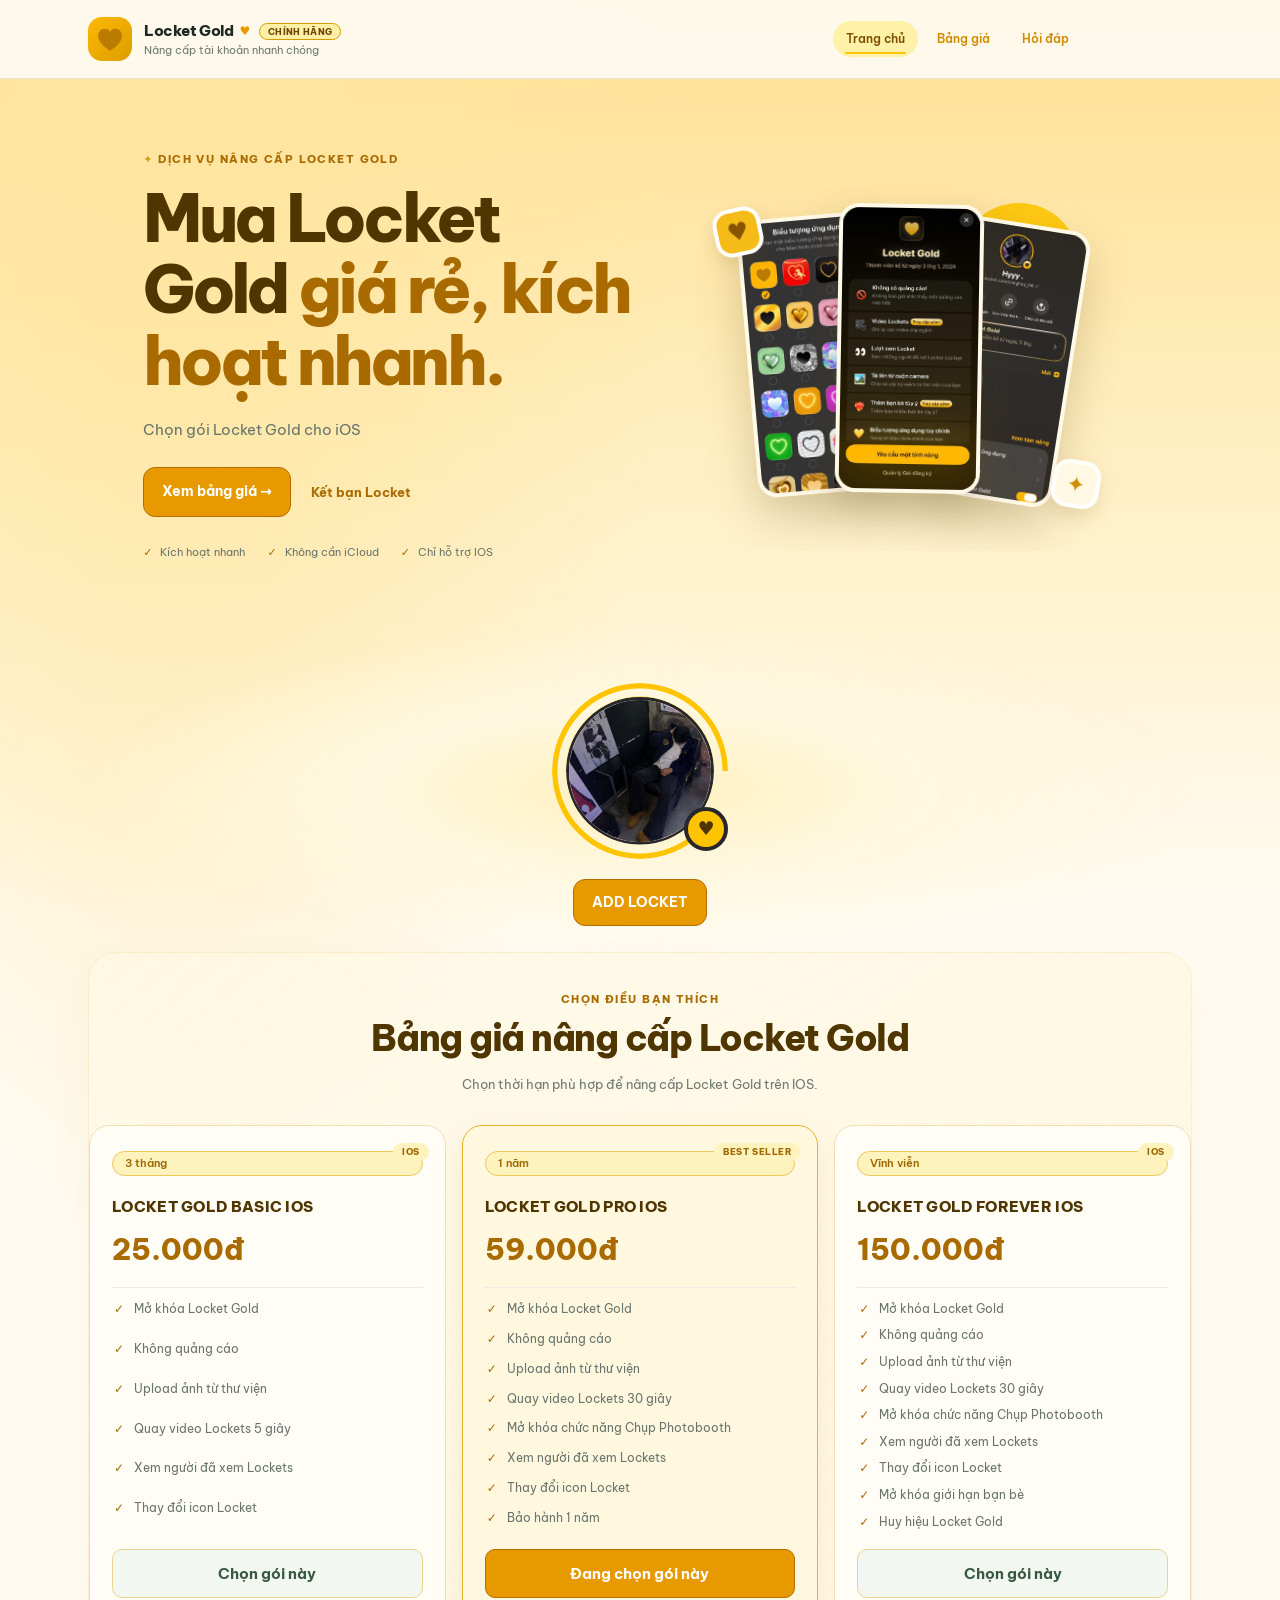
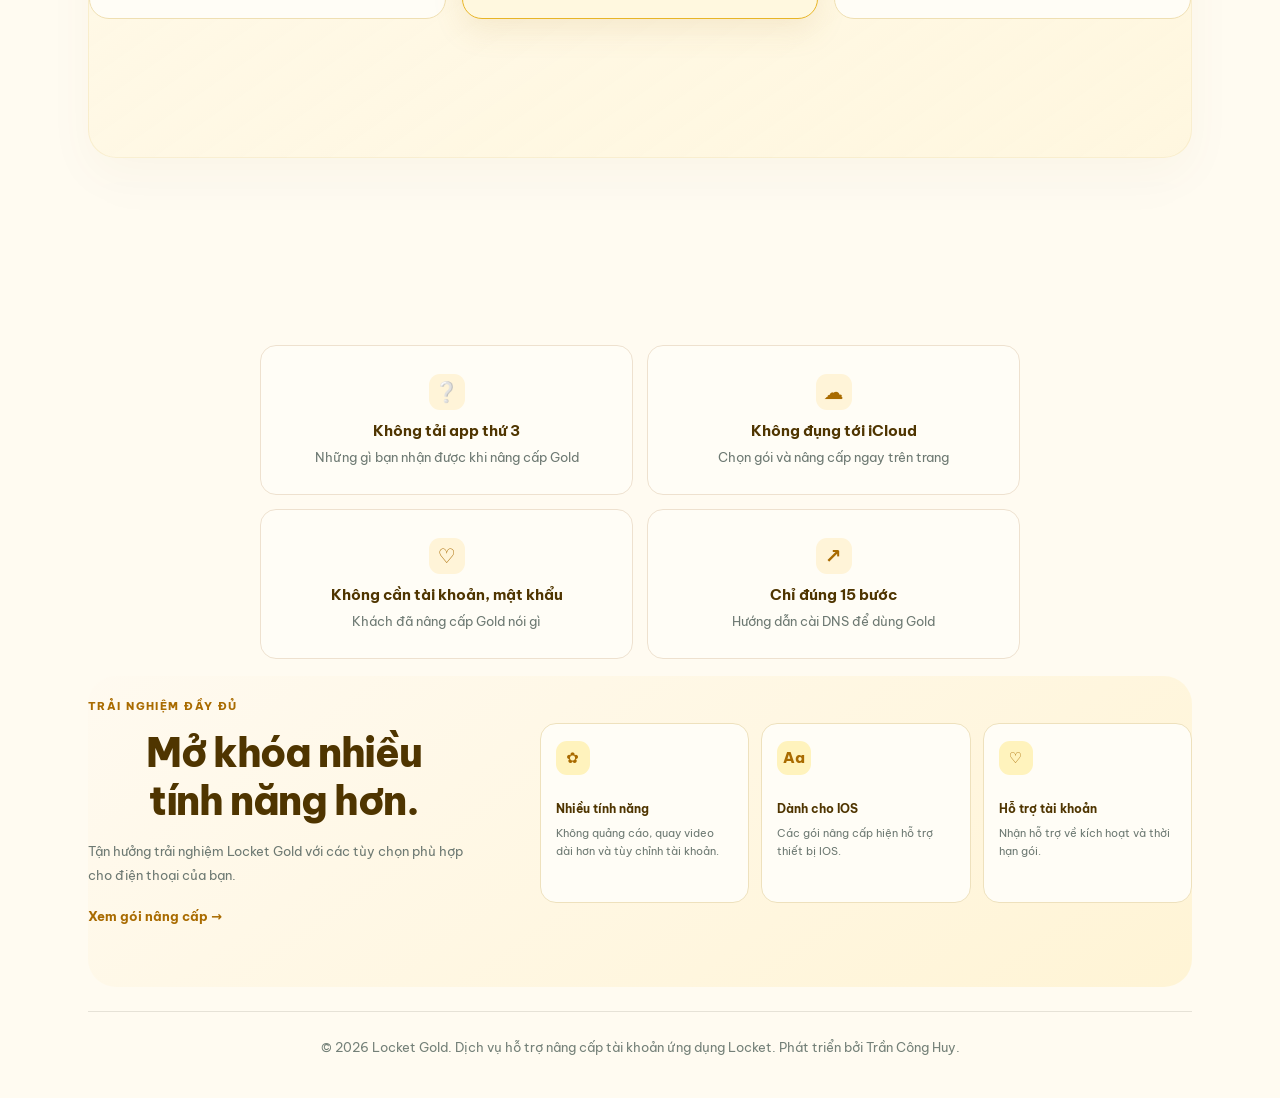
<file: docs/index.html>
<!doctype html>
<html lang="vi">

<head>
  <!-- Khai báo mã hóa, kích thước hiển thị trên điện thoại và tiêu đề trang. -->
  <meta charset="utf-8">
  <meta name="viewport" content="width=device-width, initial-scale=1, viewport-fit=cover">
  <title>Locket Gold - Nâng cấp tài khoản</title>
  <!-- Tải font Be Vietnam Pro và tệp giao diện CSS. -->
  <link rel="preconnect" href="https://fonts.googleapis.com">
  <link rel="preconnect" href="https://fonts.gstatic.com" crossorigin>
  <link href="https://fonts.googleapis.com/css2?family=Be+Vietnam+Pro:wght@400;600;800&family=Fredoka:wght@600;700&display=swap" rel="stylesheet">
  <link rel="stylesheet" href="style.css?v=20261126-39">
</head>

<body>
  <div class="intro-splash" aria-hidden="true">
    <h1 class="intro-splash__wordmark">
      <span class="intro-splash__line">
        <span>L</span><span>O</span><span>C</span><span>K</span><span>E</span><span>T</span>
      </span>
      <span class="intro-splash__line">
        <span>G</span><span>O</span><span>L</span><span>D</span>
      </span>
    </h1>
  </div>
  <!-- Thanh đầu trang gồm logo và các liên kết điều hướng. -->
  <div class="bar">
    <div class="wrap">
      <header>
        <a class="brand" href="#cua-hang"><img class="logo" src="Images/ảnh_locket.jpg" alt=""><span><b>Locket Gold <span class="brand-heart" aria-hidden="true">♥</span></b>
            <i class="pm">CHÍNH HÃNG</i><small>Nâng cấp tài khoản nhanh chóng</small></span></a>
        <nav aria-label="Điều hướng">
          <a href="#cua-hang" data-v="cua-hang">Trang chủ</a>
          <a href="#goi-gia" data-v="goi-gia">Bảng giá</a>
          <a href="#hoi-dap" data-v="hoi-dap">Hỏi đáp</a>
        </nav>
      </header>
    </div>
  </div>

  <div class="wrap">
    <main>
      <!-- Nội dung trang chủ: giới thiệu, gói nâng cấp và các quyền lợi. -->
      <div class="view on" id="v-cua-hang">
        <!-- Phần giới thiệu chính và các ảnh minh họa. -->
        <section class="hero">
          <div class="hero-copy">
            <p class="eyebrow"><span>✦</span> Dịch vụ nâng cấp Locket Gold</p>
            <h1>Mua Locket Gold <em>giá rẻ, kích hoạt nhanh.</em></h1>
            <p class="hero-lede">Chọn gói Locket Gold cho iOS</p>
            <div class="hero-actions">
              <a class="btn gold" href="#goi-gia">Xem bảng giá <span aria-hidden="true">→</span></a>
              <a class="text-link" href="#add-locket">Kết bạn Locket</a>
            </div>
            <div class="hero-points">
              <span><b>✓</b> Kích hoạt nhanh</span>
              <span><b>✓</b> Không cần iCloud</span>
              <span><b>✓</b> Chỉ hỗ trợ IOS</span>
            </div>
          </div>
          <div class="hero-art" aria-hidden="true">
            <div class="sun"></div>
            <img class="art-image art-image-back" src="Images/ảnh1.jpg" alt="">
            <img class="art-image art-image-front" src="Images/ảnh2.jpg" alt="">
            <img class="art-image art-image-center" src="Images/ảnh3.jpg" alt="">
          </div>
        </section>

        <!-- Khu vực nút kết bạn và ảnh đại diện Locket. -->
        <section class="top" id="add-locket">
          <div class="add-locket-avatar-wrap">
            <img class="add-locket-avatar" src="assets/locket-avatar.png" alt="Ảnh đại diện Locket">
            <span class="add-locket-heart" aria-hidden="true">♥</span>
          </div>
          <a class="btn gold add-locket-link" href="https://locket.cam/conghuy_06" target="_blank"
            rel="noopener noreferrer">ADD LOCKET</a>
        </section>

        <!-- Danh sách gói; JavaScript sẽ chèn các lựa chọn vào #packs. -->
        <section id="goi-gia" class="catalog">
          <div class="section-head">
            <p class="eyebrow">Chọn điều bạn thích</p>
            <h2>Bảng giá nâng cấp Locket Gold</h2>
            <p>Chọn thời hạn phù hợp để nâng cấp Locket Gold trên IOS.</p>
          </div>
          <div class="packs" role="radiogroup" aria-label="Gói Locket Gold" id="packs"></div>
          <button class="cta" id="cta" disabled>Tiếp tục thanh toán</button>
        </section>

        <!-- gia thanh toán minh họa, mặc định được ẩn. -->
        <section class="panel" id="payBox" hidden>
          <div class="ph">
            <h2><span class="n">3</span>Thanh toán</h2>
          </div>
          <div class="order">
            <div>
              <label for="contact">Zalo hoặc email nhận thông tin kích hoạt</label>
              <input type="text" id="contact" placeholder="0768 057 164" autocomplete="off">
              <div class="sum"><span>Gói đã chọn</span><b id="sPack"></b></div>
              <div class="sum"><span>Thành tiền</span><b id="sPrice"></b></div>
              <div class="err" id="err" role="alert"></div>
              <button class="btn gold" id="mk" style="width:100%">Tạo mã VietQR</button>
            </div>
            <div>
              <div id="payBody" hidden>
                <svg class="qr" id="qr" viewBox="0 0 29 29" role="img" aria-label="Mã QR minh họa"></svg>
                <div class="sum"><span>Nội dung chuyển khoản</span><b id="memo"></b></div>
                <div class="sum"><span>Số tiền</span><b id="amt"></b></div>
                <button class="btn gold" id="paid" style="width:100%;margin-top:12px">Mô phỏng xác nhận</button>
                <div class="note">Mã QR và thao tác xác nhận chỉ để xem thử giao diện. Không chuyển tiền thật qua bản
                  mẫu này.</div>
              </div>
              <div id="done" class="note" hidden></div>
              <p class="mute sm" id="payHint">Nhập thông tin rồi bấm “Tạo mã VietQR”.</p>
            </div>
          </div>
        </section>

        <!-- Các thẻ giới thiệu quyền lợi nổi bật. -->
        <section class="process feature-row experience-row">
          <div class="feature-intro">
            <p class="eyebrow">Quyền lợi nổi bật</p>
            <h2>Trải nghiệm Locket Gold trọn vẹn hơn</h2>
            <p>Những tiện ích giúp bạn sử dụng Locket thuận tiện và an tâm hơn.</p>
          </div>
          <div class="feature-cards experience-cards">
            <article class="feature-card">
              <span class="feature-icon" aria-hidden="true">❔</span>
              <b>Không tải app thứ 3</b>
              <p>Những gì bạn nhận được khi nâng cấp Gold</p>
            </article>
            <article class="feature-card">
              <span class="feature-icon" aria-hidden="true">☁</span>
              <b>Không đụng tới iCloud</b>
              <p>Chọn gói và nâng cấp ngay trên trang</p>
            </article>
            <article class="feature-card">
              <span class="feature-icon" aria-hidden="true">♡</span>
              <b>Không cần tài khoản, mật khẩu</b>
              <p>Khách đã nâng cấp Gold nói gì</p>
            </article>
            <article class="feature-card">
              <span class="feature-icon" aria-hidden="true">↗</span>
              <b>Chỉ đúng 15 bước</b>
              <p>Hướng dẫn cài DNS để dùng Gold</p>
            </article>
          </div>
        </section>

        <!-- Các thẻ giới thiệu thêm về tính năng và hỗ trợ. -->
        <section class="feature-row">
          <div class="feature-intro">
            <p class="eyebrow">Trải nghiệm đầy đủ</p>
            <h2>Mở khóa nhiều tính năng hơn.</h2>
            <p>Tận hưởng trải nghiệm Locket Gold với các tùy chọn phù hợp cho điện thoại của bạn.</p>
            <a class="text-link" href="#goi-gia">Xem gói nâng cấp <span aria-hidden="true">→</span></a>
          </div>
          <div class="feature-cards">
            <article class="feature-card"><span class="feature-icon">✿</span><b>Nhiều tính năng</b>
              <p>Không quảng cáo, quay video dài hơn và tùy chỉnh tài khoản.</p>
            </article>
            <article class="feature-card"><span class="feature-icon">Aa</span><b>Dành cho IOS</b>
              <p>Các gói nâng cấp hiện hỗ trợ thiết bị IOS.</p>
            </article>
            <article class="feature-card"><span class="feature-icon">♡</span><b>Hỗ trợ tài khoản</b>
              <p>Nhận hỗ trợ về kích hoạt và thời hạn gói.</p>
            </article>
          </div>
        </section>
      </div>

      <!-- Trang hỏi đáp; JavaScript sẽ hiện trang này khi chọn Hỏi đáp. -->
      <div class="view" id="v-hoi-dap">
        <section class="top">
          <p class="eyebrow">Bạn muốn biết thêm?</p>
          <h1>Hỏi đáp</h1>
        </section>
        <details>
          <summary>Có cần mật khẩu Locket không?</summary>
          <p>Không. Cửa hàng chỉ cần link trang cá nhân để ghi tên đơn hàng, không bao giờ hỏi mật khẩu.</p>
        </details>
        <details>
          <summary>Có cần cung cấp mật khẩu Locket không?</summary>
          <p>Không. Chỉ cần link công khai hoặc username để xác định tài khoản nhận gói nâng cấp.</p>
        </details>
        <details>
          <summary>Trang này có xử lý thanh toán thật không?</summary>
          <p>Không. Đây là bản mẫu giao diện; QR và nút xác nhận chỉ minh họa, không chuyển tiền thật.</p>
        </details>
        <details>
          <summary>Gói nâng cấp có thời hạn bao lâu?</summary>
          <p>Locket Gold Basic IOS có thời hạn 3 tháng, Locket Gold Pro IOS có thời hạn 1 năm và Locket Gold Forever IOS
            có thời hạn vĩnh viễn.</p>
        </details>
        <details>
          <summary>Có hỗ trợ Android không?</summary>
          <p>Hiện tại dịch vụ chỉ hỗ trợ IOS.</p>
        </details>
      </div>

    </main>

    <!-- Chân trang hiển thị thông tin bản quyền và người phát triển. -->
    <footer>© 2026 Locket Gold. Dịch vụ hỗ trợ nâng cấp tài khoản ứng dụng Locket. Phát triển bởi Trần Công Huy.
    </footer>
  </div>
  <!-- Nạp JavaScript xử lý chọn gói, điều hướng và các thao tác trên trang. -->
  <script src="script.js?v=20261126-23"></script>
</body>

</html>
</file>
<file: docs/style.css>
@charset "UTF-8";

:root {
    --bg: #0a0d14;
    --card: #10151f;
    --card2: #141b28;
    --line: #232b3b;
    --ink: #eef1f7;
    --mute: #8d97ab;
    --gold: #f7b500;
    --gold2: #ffd34d;
    --teal: #2fd29a;
    --red: #ff6b81;
    color-scheme: dark;
    box-sizing: border-box;
    padding-top: env(safe-area-inset-top, 0px);
    padding-bottom: env(safe-area-inset-bottom, 0px)
}

html {
    scroll-padding-top: env(safe-area-inset-top, 0px);
    scrollbar-width: none;
    -ms-overflow-style: none
}

html::-webkit-scrollbar {
    display: none
}

*,
*::before,
*::after {
    box-sizing: border-box
}

body {
    margin: 0;
    background: var(--bg);
    color: var(--ink);
    font-family: "Be Vietnam Pro", system-ui, sans-serif;
    line-height: 1.55;
    font-size: 15px
}

a {
    color: inherit
}

:focus-visible {
    outline: 3px solid var(--gold);
    outline-offset: 2px
}

.wrap {
    max-width: 640px;
    margin: 0 auto;
    padding: 0 18px
}

.bar {
    border-bottom: 1px solid var(--line)
}

header {
    display: flex;
    align-items: center;
    justify-content: space-between;
    gap: 12px;
    padding: 12px 0;
    flex-wrap: wrap;
    position: relative
}

.brand {
    display: flex;
    align-items: center;
    gap: 10px;
    text-decoration: none
}

.logo {
    width: 36px;
    height: 36px;
    border-radius: 10px;
    background: linear-gradient(135deg, var(--gold2), #f08a00);
    color: #3a2600;
    display: grid;
    place-items: center;
    font-size: 20px;
    object-fit: cover
}

.brand b {
    font-weight: 800
}

.brand small {
    display: block;
    color: var(--mute);
    font-size: 11px
}

.pm {
    font-style: normal;
    font-size: 9px;
    font-weight: 800;
    color: var(--gold);
    border: 1px solid var(--gold);
    border-radius: 999px;
    padding: 1px 7px;
    margin-left: 4px;
    vertical-align: 2px
}

nav {
    display: flex;
    gap: 4px;
    align-items: center;
    flex-wrap: wrap
}

.account-link {
    position: absolute;
    top: 50%;
    right: 0;
    transform: translateY(-50%);
    z-index: 2;
    padding: 9px 13px;
    border: 1px solid #dbe4dc;
    border-radius: 999px;
    background: #fff;
    color: #365843;
    font-size: 12px;
    font-weight: 700;
    text-decoration: none
}

.account-link:hover,
.account-link.on {
    border-color: #668a6f;
    background: #e8eee8;
    color: #234635
}

@media(max-width:640px) {
    header {
        padding: 10px 0 6px
    }

    .account-link {
        top: 20px;
        right: 0;
        padding: 8px 10px
    }

    nav {
        width: 100%;
        flex-wrap: nowrap;
        overflow-x: auto;
        scrollbar-width: none;
        margin: 0 -4px;
        padding-bottom: 6px
    }

    nav::-webkit-scrollbar {
        display: none
    }

    nav a {
        white-space: nowrap;
        padding: 8px 12px
    }

    .panel {
        padding: 16px
    }

    .pack {
        padding: 22px 16px 16px
    }
}

nav a {
    padding: 6px 10px;
    text-decoration: none;
    color: var(--mute);
    font-weight: 600;
    font-size: 13px;
    border-radius: 999px;
    position: relative;
    transition: color .22s ease, background-color .22s ease, transform .22s ease
}

nav a:hover,
nav a.on {
    color: var(--ink);
    background: #e8eee8
}

nav a::after {
    content: "";
    position: absolute;
    left: 12px;
    right: 12px;
    bottom: 3px;
    height: 2px;
    border-radius: 999px;
    background: #63846d;
    transform: scaleX(0);
    transform-origin: center;
    transition: transform .24s ease
}

nav a:hover::after,
nav a.on::after {
    transform: scaleX(1)
}

nav a:active {
    transform: scale(.96)
}

nav a.sup {
    border: 1px solid #7a5d00;
    color: var(--gold);
    background: #2a2208
}

.top {
    text-align: center;
    padding: 28px 0 20px
}

h1 {
    margin: 0 0 10px;
    font-size: clamp(34px, 9vw, 46px);
    font-weight: 800;
    letter-spacing: .01em;
    line-height: 1.05
}

.sub {
    margin: 0 auto;
    max-width: 34ch;
    color: var(--mute);
    text-transform: uppercase;
    letter-spacing: .06em;
    font-size: 12.5px;
    font-weight: 600
}

h2 {
    margin: 0;
    font-size: 15px;
    font-weight: 700;
    display: flex;
    align-items: center;
    gap: 8px
}

.n {
    width: 20px;
    height: 20px;
    border-radius: 50%;
    background: var(--gold);
    color: #3a2600;
    font-size: 12px;
    font-weight: 800;
    display: inline-grid;
    place-items: center
}

.step {
    margin: 26px 0 12px
}

.panel {
    background: var(--card);
    border: 1px solid var(--line);
    border-radius: 18px;
    padding: 18px;
    margin-bottom: 6px
}

.ph {
    display: flex;
    justify-content: space-between;
    align-items: center;
    gap: 10px;
    margin-bottom: 12px;
    flex-wrap: wrap
}

.sm {
    font-size: 12px
}

.mute {
    color: var(--mute)
}

input[type=text],
input[type=url] {
    width: 100%;
    min-height: 46px;
    padding: 12px 14px;
    border-radius: 12px;
    border: 1px solid var(--line);
    background: #0c111a;
    color: var(--ink);
    font: inherit;
    font-size: 16px
}

label {
    display: block;
    font-weight: 600;
    font-size: 13px;
    margin: 0 0 6px
}

.linkrow {
    display: flex;
    gap: 10px
}

@media(max-width:480px) {
    .linkrow {
        flex-direction: column
    }
}

.btn {
    min-height: 46px;
    border: 1px solid var(--line);
    border-radius: 12px;
    padding: 12px 18px;
    font: inherit;
    font-weight: 700;
    font-size: 14px;
    cursor: pointer;
    background: var(--card2);
    color: var(--ink);
    white-space: nowrap
}

.btn.gold {
    background: linear-gradient(180deg, #a37a00, #7d5d00);
    border-color: #a37a00;
    color: #fff3c9
}

.btn.gold:hover {
    background: linear-gradient(180deg, var(--gold2), var(--gold));
    color: #3a2600
}

.msg {
    min-height: 1.4em;
    margin-top: 8px;
    font-size: 13px
}

.msg.ok {
    color: var(--teal)
}

.msg.bad {
    color: var(--red)
}

.packs {
    display: grid;
    gap: 14px
}

.pack {
    position: relative;
    display: flex;
    flex-direction: column;
    text-align: center;
    background: var(--card);
    border: 1px solid var(--line);
    border-radius: 18px;
    padding: 22px 18px 18px;
    color: var(--ink);
    font: inherit
}

.pack[aria-checked="true"] {
    border-color: var(--gold);
    box-shadow: 0 0 26px #f7b50030
}

.badge {
    position: absolute;
    top: -10px;
    right: 14px;
    background: var(--gold);
    color: #3a2600;
    font-size: 10px;
    font-weight: 800;
    border-radius: 6px;
    padding: 2px 9px
}

.chip {
    display: inline-block;
    background: var(--card2);
    border: 1px solid var(--line);
    border-radius: 999px;
    font-size: 11px;
    font-weight: 600;
    padding: 3px 12px;
    color: var(--mute)
}

.pack h3 {
    margin: 12px 0 4px;
    font-size: 16px;
    font-weight: 800;
    text-transform: uppercase;
    letter-spacing: .02em
}

.price {
    font-size: 28px;
    font-weight: 800;
    color: var(--gold2);
    margin: 4px 0 12px
}

.pack ul {
    flex: 1;
    list-style: none;
    margin: 0 0 16px;
    padding: 12px 0 0;
    border-top: 1px solid var(--line);
    text-align: left;
    display: grid;
    gap: 7px;
    font-size: 13.5px;
    color: #cfd5e2
}

.pack li {
    padding-left: 22px;
    position: relative
}

.pack li::before {
    content: "✓";
    position: absolute;
    left: 2px;
    color: var(--teal);
    font-weight: 800
}

.pbtn {
    width: 100%;
    min-height: 46px;
    border-radius: 12px;
    padding: 12px;
    font: inherit;
    font-weight: 700;
    cursor: pointer;
    border: 1px solid var(--line);
    background: var(--card2);
    color: var(--ink)
}

.pack[aria-checked="true"] .pbtn {
    background: linear-gradient(180deg, var(--gold2), var(--gold));
    color: #3a2600;
    border-color: var(--gold)
}

.cta {
    width: 100%;
    min-height: 52px;
    margin: 16px 0 22px;
    padding: 16px;
    border-radius: 14px;
    border: 0;
    font: inherit;
    font-weight: 800;
    font-size: 15px;
    cursor: pointer;
    background: linear-gradient(180deg, var(--gold2), var(--gold));
    color: #3a2600;
    transition: opacity .28s ease, transform .28s ease
}

.cta.is-fading {
    opacity: 0;
    transform: translateY(8px);
    pointer-events: none
}

.cta:disabled {
    background: #4a3c10;
    color: #a58d3f;
    cursor: not-allowed
}

.order {
    display: grid;
    gap: 18px
}

.sum {
    display: flex;
    justify-content: space-between;
    padding: 9px 0;
    border-bottom: 1px dashed var(--line);
    font-size: 14px
}

.err {
    color: var(--red);
    font-size: 13px;
    min-height: 1.3em;
    margin: 6px 0
}

.qr {
    display: block;
    margin: 6px auto 10px;
    width: 190px;
    height: 190px;
    background: #fff;
    border-radius: 12px;
    padding: 8px
}

.note {
    background: var(--card2);
    border: 1px solid var(--line);
    border-radius: 12px;
    padding: 10px 14px;
    font-size: 13px;
    margin-top: 12px;
    color: #cfd5e2
}

.feats {
    display: grid;
    gap: 12px;
    margin: 8px 0 10px
}

.feat {
    background: var(--card);
    border: 1px solid var(--line);
    border-radius: 16px;
    padding: 16px
}

.feat p {
    margin: 4px 0 0;
    color: var(--mute);
    font-size: 13px
}

.ic {
    display: inline-grid;
    place-items: center;
    width: 32px;
    height: 32px;
    border-radius: 9px;
    background: var(--card2);
    margin-bottom: 8px
}

.prev {
    display: grid;
    gap: 22px
}

.chips {
    display: flex;
    flex-wrap: wrap;
    gap: 8px;
    margin: 0 0 14px
}

.chips button {
    border: 1px solid var(--line);
    background: var(--card);
    color: var(--ink);
    padding: 8px 14px;
    border-radius: 999px;
    font: inherit;
    font-weight: 600;
    font-size: 13px;
    cursor: pointer
}

.chips button[aria-pressed="true"] {
    background: var(--gold);
    color: #3a2600;
    border-color: var(--gold)
}

.phone {
    background: var(--card);
    border: 1px solid var(--line);
    border-radius: 30px;
    padding: 16px 16px 20px;
    text-align: center
}

.phone small {
    color: var(--mute);
    font-weight: 600
}

.shot {
    position: relative;
    width: 100%;
    aspect-ratio: 1;
    margin: 12px 0;
    overflow: hidden;
    background: linear-gradient(160deg, #ffb7a0, #ff6f91 55%, #7b5cf0);
    transition: all .25s
}

.shot::before {
    content: "";
    position: absolute;
    width: 34%;
    aspect-ratio: 1;
    border-radius: 50%;
    background: #fff8;
    top: 18%;
    left: 50%;
    transform: translateX(-50%)
}

.shot::after {
    content: "";
    position: absolute;
    width: 70%;
    height: 50%;
    border-radius: 50% 50% 0 0;
    background: #fff6;
    bottom: -8%;
    left: 15%
}

.cap {
    min-height: 1.6em;
    font-weight: 600;
    word-break: break-word
}

.f-hoa {
    border-radius: 28px;
    border: 8px dotted #ff9ec0
}

.f-phim {
    border-radius: 6px;
    border: 14px solid #111;
    border-left-width: 22px;
    border-right-width: 22px
}

.f-polaroid {
    border-radius: 4px;
    border: 10px solid #fff;
    border-bottom-width: 44px
}

.f-tron {
    border-radius: 50%;
    border: 8px solid #ffd35e
}

.f-vuong {
    border-radius: 0;
    border: 10px double #f7b500
}

.steps {
    list-style: none;
    padding: 0;
    margin: 0;
    display: grid;
    gap: 12px;
    counter-reset: s
}

.steps li {
    counter-increment: s;
    background: var(--card);
    border: 1px solid var(--line);
    border-radius: 16px;
    padding: 16px 16px 16px 58px;
    position: relative
}

.steps li::before {
    content: counter(s);
    position: absolute;
    left: 16px;
    top: 14px;
    width: 28px;
    height: 28px;
    border-radius: 50%;
    background: var(--gold);
    color: #3a2600;
    font-weight: 800;
    display: grid;
    place-items: center
}

details {
    background: var(--card);
    border: 1px solid var(--line);
    border-radius: 14px;
    padding: 14px 16px;
    margin-bottom: 10px
}

summary {
    cursor: pointer;
    font-weight: 600
}

details p {
    margin: 10px 0 0;
    color: var(--mute)
}

footer {
    padding: 26px 0 40px;
    color: var(--mute);
    font-size: 12.5px;
    text-align: center
}

.view {
    display: none
}

.view.on {
    display: block;
    animation: viewEnter .38s cubic-bezier(.22, .72, .28, 1) both
}

@keyframes viewEnter {
    from {
        opacity: 0;
        transform: translateY(12px)
    }

    to {
        opacity: 1;
        transform: translateY(0)
    }
}

@media(prefers-reduced-motion:reduce) {

    nav a,
    nav a::after,
    .view.on {
        transition: none;
        animation: none
    }
}

@media(min-width:700px) {

    .order,
    .prev {
        grid-template-columns: 1fr 1fr;
        gap: 28px
    }

}

@media(min-width:820px) {
    .wrap {
        max-width: 1000px;
        padding: 0 28px
    }

    .top {
        padding: 56px 0 34px
    }

    .sub {
        max-width: none
    }

    .panel {
        max-width: 760px;
        margin: 0 auto 6px
    }

    .step {
        justify-content: center;
        margin: 40px 0 18px
    }

    .packs {
        grid-template-columns: repeat(2, minmax(0, 1fr));
        gap: 18px;
        align-items: stretch
    }

    .feats {
        grid-template-columns: repeat(3, 1fr);
        gap: 18px
    }

    .cta {
        position: static;
        box-shadow: none;
        display: block;
        width: min(100%, 520px);
        margin: 28px auto 34px
    }

    .prev {
        max-width: 760px;
        margin: 0 auto
    }

    .steps,
    details {
        max-width: 760px;
        margin-left: auto;
        margin-right: auto
    }

    details {
        margin-bottom: 10px
    }

    .pack:hover {
        border-color: #5a4a10
    }
}

@media(prefers-reduced-motion:reduce) {
    * {
        transition: none !important
    }
}

:root {
    --bg: #fffbf1;
    --card: #fff;
    --card2: #f2efe5;
    --line: #e6e2d7;
    --ink: #1d2924;
    --mute: #6d7972;
    --gold: #e5a817;
    --gold2: #f4cd67;
    --teal: #237453;
    --red: #b64049;
    color-scheme: light
}

html {
    scroll-behavior: smooth;
    scroll-padding-top: 79px
}

body {
    background: linear-gradient(180deg, #ffe091 0, #fff0c6 28rem, #fffbf1 52rem), var(--bg);
    color: var(--ink);
    font-family: "Be Vietnam Pro", system-ui, sans-serif
}

.wrap {
    max-width: 1160px;
    padding: 0 28px
}

.bar {
    position: sticky;
    top: 0;
    z-index: 20;
    background: #fffbf1ed;
    border-color: var(--line);
    backdrop-filter: blur(16px)
}

header {
    min-height: 78px;
    padding: 12px 0
}

.brand {
    gap: 12px
}

.logo {
    width: 44px;
    height: 44px;
    border-radius: 14px;
    background: #1f4638;
    color: #f8df99;
    font-size: 23px
}

.brand b {
    font-size: 15px;
    letter-spacing: -.02em
}

.brand-heart {
    display: inline-block;
    margin-left: 3px;
    color: #e79a00;
    font-size: 12px;
    vertical-align: 1px
}

.brand small {
    font-size: 11px;
    color: var(--mute)
}

.pm {
    font-size: 8px;
    color: #527361;
    border-color: #c8d6ca;
    background: #e8efe7;
    vertical-align: 2px
}

nav {
    gap: 6px
}

nav a {
    padding: 9px 13px;
    color: #59675f;
    font-size: 12px
}

nav a:hover,
nav a.on {
    background: #e8eee8;
    color: #234635
}

main {
    min-height: 60vh
}

.hero {
    display: grid;
    grid-template-columns: 1.04fr .96fr;
    align-items: center;
    gap: 46px;
    padding: 72px 5% 66px
}

.hero-copy {
    max-width: 570px
}

.eyebrow {
    margin: 0 0 14px;
    color: #47715b;
    font-size: 11px;
    font-weight: 800;
    letter-spacing: .13em;
    text-transform: uppercase
}

.hero .eyebrow span {
    color: #d39a1a
}

.hero h1,
.top h1 {
    max-width: 680px;
    margin: 0;
    color: #1b3026;
    font-size: clamp(39px, 5.6vw, 66px);
    font-weight: 800;
    letter-spacing: -.055em;
    line-height: 1.08
}

.hero h1 em {
    color: #63846d;
    font-style: normal
}

.hero-lede {
    max-width: 470px;
    margin: 20px 0 24px;
    color: #66746b;
    font-size: 15px;
    line-height: 1.8
}

.hero-actions {
    display: flex;
    align-items: center;
    gap: 20px;
    flex-wrap: wrap
}

.btn {
    border-radius: 12px
}

.hero-actions .btn {
    min-height: 48px;
    padding: 13px 18px;
    text-decoration: none
}

.btn.gold {
    background: #244a39;
    border-color: #244a39;
    color: #fff
}

.btn.gold:hover {
    background: #183c2d;
    border-color: #183c2d;
    color: #fff
}

.text-link {
    color: #355f49;
    font-size: 13px;
    font-weight: 700;
    text-decoration: none
}

.text-link:hover {
    text-decoration: underline;
    text-underline-offset: 4px
}

.hero-points {
    display: flex;
    gap: 14px 22px;
    flex-wrap: wrap;
    margin-top: 27px;
    color: #69756d;
    font-size: 11px
}

.hero-points b {
    margin-right: 5px;
    color: #548262
}

.hero-art {
    position: relative;
    display: grid;
    place-items: center;
    min-height: 390px;
    overflow: hidden;
    border: 1px solid #e8dfc9;
    border-radius: 34px;
    background: linear-gradient(145deg, #f3e7c7, #eee8db 55%, #e0e9df);
    isolation: isolate
}

.sun {
    position: absolute;
    top: 42px;
    right: 58px;
    width: 120px;
    height: 120px;
    border-radius: 50%;
    background: #f6cb70
}

.art-card {
    position: absolute;
    width: 220px;
    height: 270px;
    padding: 14px;
    background: #fff;
    box-shadow: 0 20px 44px #33463720
}

.art-card-back {
    transform: translate(62px, 5px) rotate(9deg);
    background: #dce7dc
}

.art-card-back span {
    position: absolute;
    right: 13px;
    bottom: 14px;
    color: #55725c;
    font-size: 10px;
    font-style: italic
}

.art-card-front {
    z-index: 2;
    transform: translate(-23px, -2px) rotate(-5deg);
    text-align: center
}

.art-photo {
    display: grid;
    place-items: center;
    height: 198px;
    overflow: hidden;
    background: radial-gradient(circle at 50% 40%, #ffd1ad 0 16%, transparent 16.5%), linear-gradient(150deg, #8eaa91 0 45%, #e8c7a6 45% 70%, #e9a98b 70%);
    color: #fff;
    font-size: 36px
}

.art-card-front>b {
    display: block;
    margin-top: 12px;
    color: #36523e;
    font-size: 12px
}

.art-card-front>small {
    display: block;
    margin-top: 3px;
    color: #829187;
    font-size: 9px
}

.art-note {
    position: absolute;
    bottom: 25px;
    left: 26px;
    color: #627969;
    font-size: 10px;
    letter-spacing: .1em;
    transform: rotate(-8deg)
}

.demo-banner {
    margin: 0 auto 28px;
    padding: 12px 16px;
    max-width: 760px;
    border: 1px solid #eadcae;
    border-radius: 12px;
    background: #fff9e8;
    color: #746034;
    font-size: 12px
}

.demo-banner span {
    margin-right: 7px;
    color: #bb8b1e
}

.panel {
    background: #fff;
    border-color: var(--line);
    border-radius: 18px;
    box-shadow: 0 10px 32px #243a2c0a
}

.order-start {
    max-width: 820px;
    margin: 0 auto 54px;
    padding: 21px 23px
}

.ph {
    margin-bottom: 13px
}

.ph h2 {
    color: #253d30;
    font-size: 15px
}

.n {
    background: #e9d496;
    color: #56451b
}

.mute {
    color: var(--mute)
}

input[type=text],
input[type=url] {
    border-color: #e1e4dc;
    background: #fbfcfa;
    color: var(--ink)
}

input[type=text]:focus,
input[type=url]:focus {
    border-color: #73977b;
    outline: 3px solid #72977b28
}

.linkrow .btn {
    min-width: 145px
}

.msg.ok {
    color: #287453
}

.catalog,
.process,
.feature-row {
    padding: 38px 0 60px
}

.section-head {
    max-width: 620px;
    margin: 0 auto 30px;
    text-align: center
}

.section-head .eyebrow {
    margin-bottom: 9px
}

.section-head h2,
.feature-intro h2 {
    display: block;
    width: 100%;
    margin: 0;
    color: #20382b;
    font-size: clamp(26px, 3.4vw, 36px);
    font-weight: 800;
    letter-spacing: -.035em;
    line-height: 1.2;
    text-wrap: balance;
    text-align: center
}

.section-head>p:last-child {
    margin: 12px 0 0;
    color: var(--mute);
    font-size: 13px;
    line-height: 1.7
}

.packs {
    gap: 16px;
    align-items: stretch
}

.pack {
    min-height: 360px;
    padding: 25px 22px 20px;
    border-color: #e5e3d9;
    border-radius: 20px;
    background: #fff;
    text-align: left;
    transition: transform .2s, border-color .2s, box-shadow .2s
}

.pack[aria-checked=true] {
    border-color: #668a6f;
    box-shadow: 0 14px 34px #456c4b1a
}

.pack:hover {
    transform: translateY(-3px);
    border-color: #9bb39c
}

.badge {
    top: 17px;
    right: 16px;
    border-radius: 999px;
    background: #f2eddb;
    color: #756329;
    font-size: 9px;
    letter-spacing: .06em
}

.chip {
    border-color: #e4e9e1;
    background: #f3f6f1;
    color: #58715d
}

.pack h3 {
    margin: 19px 0 4px;
    color: #263a2d;
    font-size: 15px
}

.price {
    margin: 6px 0 14px;
    color: #315d42;
    font-size: 29px
}

.pack ul {
    gap: 8px;
    margin-bottom: 18px;
    border-color: #ecece6;
    color: #68746c;
    font-size: 12px
}

.pack li::before {
    content: "\2713";
    color: #5d8966
}

.pbtn {
    border-radius: 10px;
    border-color: #dbe4dc;
    background: #f3f7f2;
    color: #385941
}

.pack[aria-checked=true] .pbtn {
    border-color: #294c38;
    background: #294c38;
    color: #fff
}

.cta {
    position: static;
    display: block;
    width: min(100%, 440px);
    min-height: 50px;
    margin: 22px auto 0;
    border-radius: 12px;
    background: #284d39;
    color: #fff;
    box-shadow: none
}

.cta:disabled {
    background: #e7e9e2;
    color: #858d86
}

.order {
    gap: 24px
}

.sum {
    border-color: #e9e9e2;
    color: #546159
}

.sum b {
    color: #253d30
}

.qr {
    border: 6px solid #fff;
    box-shadow: 0 0 0 1px var(--line)
}

.note {
    border-color: #ebe4d0;
    background: #fbf8ef;
    color: #685d43
}

.process {
    border-top: 1px solid #e9e6db;
    background: #f0f2e9
}

.process-grid {
    grid-template-columns: repeat(3, 1fr);
    gap: 14px;
    list-style: none;
    padding: 0;
    margin: 0
}

.process-grid li {
    min-height: 175px;
    padding: 21px;
    border: 1px solid #e2e7dc;
    border-radius: 17px;
    background: #fbfcf8
}

.process-grid li::before {
    display: none
}

.process-grid li>span {
    display: block;
    margin-bottom: 23px;
    color: #8aa08b;
    font-size: 11px;
    font-weight: 800;
    letter-spacing: .1em
}

.process-grid li>b {
    color: #294432;
    font-size: 14px
}

.process-grid li>p {
    margin: 8px 0 0;
    color: #6d7970;
    font-size: 12px;
    line-height: 1.65
}

.feature-row {
    display: grid;
    grid-template-columns: .75fr 1.25fr;
    align-items: center;
    gap: 60px
}

.feature-intro h2 {
    font-size: clamp(28px, 3.8vw, 40px)
}

.feature-intro>p:not(.eyebrow) {
    margin: 15px 0 17px;
    color: var(--mute);
    font-size: 13px;
    line-height: 1.8
}

.feature-cards {
    display: grid;
    grid-template-columns: repeat(3, 1fr);
    gap: 12px
}

.feature-card {
    min-height: 180px;
    padding: 17px 15px;
    border: 1px solid var(--line);
    border-radius: 16px;
    background: #fff
}

.feature-icon {
    display: grid;
    place-items: center;
    width: 34px;
    height: 34px;
    margin-bottom: 25px;
    border-radius: 11px;
    background: #eef3eb;
    color: #54785c;
    font-size: 15px;
    font-weight: 800
}

.feature-card>b {
    display: block;
    color: #2d4535;
    font-size: 12px
}

.feature-card>p {
    margin: 7px 0 0;
    color: var(--mute);
    font-size: 11px;
    line-height: 1.6
}

.top {
    padding: 56px 0 26px
}

.top h1 {
    margin: 0 auto 10px;
    font-size: clamp(34px, 5vw, 52px)
}

.top .eyebrow {
    margin-bottom: 9px
}

.sub {
    max-width: 600px;
    color: var(--mute);
    text-transform: none;
    letter-spacing: 0;
    font-size: 13px
}

.prev {
    max-width: 850px;
    margin: 0 auto;
    padding: 24px;
    border: 1px solid var(--line);
    border-radius: 20px;
    background: #fff
}

.chips button {
    border-color: #e0e6dc;
    background: #f6f8f4;
    color: #526455
}

.chips button[aria-pressed=true] {
    border-color: #335b41;
    background: #335b41;
    color: #fff
}

.phone {
    border-color: #e6e4da;
    background: #f7f6f1
}

.steps {
    max-width: 780px;
    margin: 0 auto
}

.steps li {
    border-color: var(--line);
    border-radius: 14px;
    background: #fff;
    color: #5d6a61
}

.steps li::before {
    background: #e9d496;
    color: #56451b
}

details {
    border-color: var(--line);
    border-radius: 13px;
    background: #fff
}

summary {
    color: #294332
}

details p {
    color: var(--mute)
}

footer {
    margin-top: 24px;
    border-top: 1px solid var(--line);
    color: #748078
}

@media(max-width:760px) {
    .wrap {
        padding: 0 20px
    }

    header {
        gap: 8px
    }

    nav {
        gap: 2px
    }

    nav a {
        padding: 8px 10px
    }

    .hero {
        grid-template-columns: 1fr;
        gap: 30px;
        padding: 48px 0 38px
    }

    .hero-copy {
        max-width: 650px
    }

    .hero h1 {
        font-size: clamp(39px, 9vw, 58px)
    }

    .hero-art {
        min-height: 330px
    }

    .catalog,
    .process,
    .feature-row {
        padding: 38px 0 54px
    }

    .feature-row {
        grid-template-columns: 1fr;
        gap: 25px
    }
}

@media(max-width:560px) {
    html {
        scroll-padding-top: 118px
    }

    .wrap {
        padding: 0 16px
    }

    .brand small {
        font-size: 10px
    }

    nav {
        overflow-x: auto
    }

    .hero {
        padding-top: 38px
    }

    .hero h1 {
        font-size: clamp(32px, 9.5vw, 40px)
    }

    .hero-points {
        gap: 10px 14px
    }

    .hero-art {
        min-height: 300px;
        border-radius: 24px
    }

    .art-card {
        width: 185px;
        height: 232px
    }

    .art-photo {
        height: 163px
    }

    .sun {
        width: 90px;
        height: 90px
    }

    .order-start {
        padding: 17px
    }

    .ph {
        align-items: flex-start
    }

    .catalog,
    .process,
    .feature-row {
        padding: 30px 0 42px
    }

    .section-head {
        margin-bottom: 22px
    }

    .packs {
        display: flex;
        gap: 13px;
        overflow-x: auto;
        margin: 0 -16px;
        padding: 4px 16px 14px;
        overscroll-behavior-x: contain;
        -webkit-overflow-scrolling: touch;
        scrollbar-width: none
    }

    .packs::-webkit-scrollbar {
        display: none
    }

    .pack {
        min-height: 0;
        min-width: 0;
        flex: 0 0 calc(100% - 32px);
        padding: 22px 18px 17px;
    }

    .process-grid {
        grid-template-columns: 1fr
    }

    .process-grid li {
        min-height: 0
    }

    .process-grid li>span {
        margin-bottom: 12px
    }

    .feature-cards {
        grid-template-columns: 1fr
    }

    .feature-card {
        min-height: 0
    }

    .feature-icon {
        margin-bottom: 14px
    }

    .prev {
        padding: 17px
    }
}

@media(min-width:561px) and (max-width:819px) {
    .packs {
        grid-template-columns: repeat(2, minmax(0, 1fr))
    }

    .pack {
        min-height: 0;
        padding: 22px 18px 17px
    }
}

@media(min-width:960px) {
    .packs {
        grid-template-columns: repeat(3, minmax(0, 1fr))
    }
}

@media(prefers-reduced-motion:reduce) {
    html {
        scroll-behavior: auto
    }

    .pack {
        transition: none
    }
}

.auth-card {
    max-width: 460px;
    margin: 0 auto 54px;
    padding: 24px;
    border: 1px solid var(--line);
    border-radius: 20px;
    background: #fff;
    box-shadow: 0 12px 36px #243a2c0a
}

.auth-tabs {
    display: grid;
    grid-template-columns: 1fr 1fr;
    gap: 6px;
    padding: 5px;
    margin-bottom: 18px;
    border-radius: 12px;
    background: #f0f3ed
}

.auth-tab {
    min-height: 42px;
    border: 0;
    border-radius: 9px;
    background: transparent;
    color: #647169;
    font: inherit;
    font-size: 13px;
    font-weight: 700;
    cursor: pointer
}

.auth-tab.on {
    background: #fff;
    color: #294c38;
    box-shadow: 0 2px 8px #243a2c12
}

.auth-message {
    margin: 0 0 16px;
    padding: 11px 13px;
    border: 1px solid #e4e6df;
    border-radius: 10px;
    background: #f6f7f3;
    color: #5d6a61;
    font-size: 12px
}

.auth-message:empty {
    display: none
}

.auth-message.warning {
    border-color: #eadcae;
    background: #fff9e8;
    color: #746034
}

.auth-message.error {
    border-color: #edc8c8;
    background: #fff3f2;
    color: #a34141
}

.auth-message.success {
    border-color: #cfe3d2;
    background: #eff8ef;
    color: #287453
}

.auth-card form label {
    margin: 13px 0 6px;
    color: #425147
}

.auth-card input {
    margin-bottom: 2px
}

.auth-submit {
    width: 100%;
    margin-top: 16px
}

.auth-link {
    display: block;
    margin: 13px auto 0;
    border: 0;
    background: transparent;
    color: #416a50;
    font: inherit;
    font-size: 12px;
    font-weight: 700;
    cursor: pointer
}

.auth-account {
    text-align: center;
    color: #56645b;
    font-size: 13px
}

.auth-account b {
    color: #294c38;
    overflow-wrap: anywhere
}

.auth-footnote {
    margin: 18px 0 0;
    padding-top: 15px;
    border-top: 1px solid #ecece6;
    color: #78837b;
    font-size: 11px;
    line-height: 1.7;
    text-align: center
}

@media(max-width:560px) {
    .auth-card {
        padding: 18px
    }
}

@media(min-width:641px) {
    nav {
        margin-right: 110px
    }
}

/* Golden theme overrides */
:root {
    --theme-gold: #d89a16;
    --theme-gold-dark: #a86f00;
    --theme-gold-light: #f7e8b2;
    --theme-gold-pale: #fff8df
}

.account-link,
.account-link:hover,
.account-link.on,
.pm,
nav a,
nav a:hover,
nav a.on,
.eyebrow,
.hero h1 em,
.hero-points b,
.text-link,
.hero-art .art-card-back span,
.hero-art .art-card-front>b,
.hero-art .art-card-front>small,
.hero-art .art-note,
.ph h2,
.n,
.section-head h2,
.feature-intro h2,
.pack h3,
.price,
.pack li::before,
.pack[aria-checked=true] .pbtn,
.cta,
.sum b,
.process-grid li>b,
.feature-card>b,
.chips button[aria-pressed=true],
summary,
.auth-tab.on,
.auth-account b,
.auth-link {
    color: var(--theme-gold-dark)
}

.logo,
.btn.gold,
.pack[aria-checked=true] .pbtn,
.cta,
.chips button[aria-pressed=true] {
    border-color: var(--theme-gold-dark);
    background: var(--theme-gold-dark);
    color: #fff
}

.btn.gold:hover,
.cta:hover {
    border-color: #895800;
    background: #895800;
    color: #fff
}

.account-link,
.account-link:hover,
.account-link.on,
.pm,
.chip,
.badge,
.pbtn,
.feature-icon,
.chips button,
.auth-tab,
.auth-message {
    border-color: #ead58e
}

.account-link,
.account-link:hover,
.account-link.on,
nav a:hover,
nav a.on,
.pm,
.badge,
.chip,
.feature-icon,
.chips button,
.auth-tabs,
.auth-tab.on {
    background: var(--theme-gold-pale)
}

.pm {
    color: var(--theme-gold-dark)
}

nav a::after {
    background: var(--theme-gold)
}

.hero h1,
.top h1,
.ph h2,
.section-head h2,
.feature-intro h2,
.pack h3,
.sum b,
.process-grid li>b,
.feature-card>b,
summary,
.auth-tab.on,
.auth-account b {
    color: #5d4300
}

.hero h1 em,
.eyebrow,
.hero-points b,
.text-link,
.hero-art .art-card-back span,
.hero-art .art-card-front>b,
.hero-art .art-card-front>small,
.hero-art .art-note,
.price,
.pack li::before,
.auth-link {
    color: var(--theme-gold-dark)
}

.pack[aria-checked=true] {
    border-color: var(--theme-gold);
    box-shadow: 0 14px 34px #d89a1622
}

.pack:hover,
input[type=text]:focus,
input[type=url]:focus {
    border-color: #e1b74b
}

input[type=text]:focus,
input[type=url]:focus {
    outline: 3px solid #d89a1628
}

.hero-art {
    border-color: #eadba7;
    background: linear-gradient(145deg, #fff0bd, #f7edcf 55%, #eadba8)
}

.hero-art .art-card-back {
    background: #f4dda0
}

.hero-art .art-photo {
    background: radial-gradient(circle at 50% 40%, #ffe2a3 0 16%, transparent 16.5%), linear-gradient(150deg, #dcae42 0 45%, #f3d58a 45% 70%, #e9b95d 70%)
}

.process {
    background: #fff8e5;
    border-top-color: #eee1af
}

.process-grid li {
    border-color: #eee2b7;
    background: #fffdf7
}

.feature-icon {
    color: var(--theme-gold-dark)
}

/* Vivid Locket Gold palette */
:root {
    --theme-gold: #ffc400;
    --theme-gold-dark: #d18b00;
    --theme-gold-light: #ffe98a;
    --theme-gold-pale: #fff8db
}

.bar,
.panel,
.pack,
.feature-card,
.process-grid li,
.prev,
.phone,
.steps li,
.details,
details,
.auth-card,
.auth-tab.on,
.auth-message {
    background: #fffefa
}

.logo,
.btn.gold,
.pack[aria-checked=true] .pbtn,
.cta,
.chips button[aria-pressed=true],
.n,
.steps li::before {
    border-color: #b96c00;
    background: #e79a00;
    color: #fff
}

.logo {
    background: linear-gradient(135deg, #ffd84d, #e99b00);
    color: #5a3900
}

.btn.gold:hover,
.cta:hover {
    border-color: #9d5d00;
    background: #c77d00;
    color: #fff
}

.account-link,
.account-link:hover,
.account-link.on,
.pm,
.badge,
.chip,
.feature-icon,
.chips button,
.auth-tabs,
.auth-tab.on {
    border-color: #efc85a;
    background: #fff3bd;
    color: #9d6800
}

.hero h1 em,
.eyebrow,
.hero-points b,
.text-link,
.hero-art .art-card-back span,
.hero-art .art-card-front>b,
.hero-art .art-card-front>small,
.hero-art .art-note,
.price,
.pack li::before,
.auth-link,
.process-grid li>span,
.feature-icon {
    color: #a96b00
}

.hero h1,
.top h1,
.ph h2,
.section-head h2,
.feature-intro h2,
.pack h3,
.sum b,
.process-grid li>b,
.feature-card>b,
summary,
.auth-tab.on,
.auth-account b {
    color: #4f3500
}

nav a:hover,
nav a.on {
    background: #fff1a8;
    color: #7d5000
}

nav a::after {
    background: #ffc400
}

.pack[aria-checked=true] {
    border-color: #ffc400;
    box-shadow: 0 14px 34px #f1aa002e
}

input[type=text],
input[type=url] {
    border-color: #edcf72
}

input[type=text]:focus,
input[type=url]:focus {
    border-color: #ffc400;
    outline: 3px solid #ffc40035
}

.hero-art {
    border-color: #efc65a;
    background: linear-gradient(145deg, #fff0a8, #fff7dc 55%, #f3d46f)
}

.hero-art .sun {
    background: #ffc400
}

.hero-art .art-card-back {
    background: #f8df87
}

.hero-art .art-photo {
    background: radial-gradient(circle at 50% 40%, #fff2a8 0 16%, transparent 16.5%), linear-gradient(150deg, #eebd28 0 45%, #ffe082 45% 70%, #f2bd38 70%)
}

.process {
    background: #fff9d9;
    border-top-color: #eed987
}

.process-grid li {
    border-color: #eed987
}

.auth-tabs {
    background: #fff4c2
}

.add-locket-avatar-wrap {
    position: relative;
    display: grid;
    width: 176px;
    height: 176px;
    margin: 0 auto 20px;
    place-items: center
}

.add-locket-link {
    display: inline-flex;
    align-items: center;
    justify-content: center;
    text-decoration: none
}

.add-locket-avatar-wrap::before {
    position: absolute;
    inset: 0;
    border-radius: 50%;
    background: conic-gradient(from 135deg, #ffc400 0deg 315deg, transparent 315deg 360deg);
    content: "";
    -webkit-mask: radial-gradient(farthest-side, transparent calc(100% - 6px), #000 calc(100% - 5px));
    mask: radial-gradient(farthest-side, transparent calc(100% - 6px), #000 calc(100% - 5px))
}

.add-locket-avatar {
    display: block;
    width: 148px;
    height: 148px;
    aspect-ratio: 1;
    border: 3px solid #27262b;
    border-radius: 50%;
    clip-path: circle(50% at 50% 50%);
    object-fit: cover;
    box-shadow: 0 0 0 2px #ffc400
}

.add-locket-heart {
    position: absolute;
    right: 0;
    bottom: 8px;
    z-index: 1;
    display: grid;
    width: 44px;
    height: 44px;
    place-items: center;
    border: 4px solid #27262b;
    border-radius: 50%;
    background: #ffc400;
    color: #4f3500;
    font-size: 19px;
    line-height: 1
}

.pm {
    display: inline-flex;
    align-items: center;
    margin-left: 6px;
    padding: 3px 8px;
    border: 1px solid #d99a00;
    border-radius: 999px;
    background: #fff0a8;
    color: #704700;
    font-size: 9px;
    font-weight: 800;
    letter-spacing: .04em;
    line-height: 1;
    vertical-align: middle;
    white-space: nowrap
}

.click-heart {
    position: fixed;
    z-index: 9999;
    color: #ffc400;
    font-size: 28px;
    line-height: 1;
    pointer-events: none;
    text-shadow: 0 2px 6px #9b670055;
    transform: translate(-50%, -50%);
    will-change: transform, opacity;
    animation: clickHeart 1s cubic-bezier(.2, .7, .25, 1) both
}

@keyframes clickHeart {
    0% {
        opacity: 0;
        transform: translate3d(-50%, -35%, 0) scale(.55) rotate(-10deg)
    }

    14% {
        opacity: 1;
        transform: translate3d(-50%, -50%, 0) scale(1.08) rotate(4deg)
    }

    68% {
        opacity: .9;
        transform: translate3d(calc(-50% + var(--heart-drift, 0px)), -105%, 0) scale(1) rotate(0)
    }

    100% {
        opacity: 0;
        transform: translate3d(calc(-50% + var(--heart-drift, 0px)), -145%, 0) scale(.9) rotate(7deg)
    }
}

@media(prefers-reduced-motion:reduce) {
    .click-heart {
        animation: none
    }
}

.art-image {
    position: absolute;
    z-index: 1;
    display: block;
    width: 145px;
    height: auto;
    border: 4px solid #fff9e8;
    border-radius: 20px;
    box-shadow: 0 20px 44px #604d1c40;
    object-fit: cover
}

.art-image-back {
    transform: translate(90px, 5px) rotate(9deg)
}

.art-image-front {
    z-index: 2;
    transform: translate(-90px, -2px) rotate(-5deg)
}

.art-image-center {
    z-index: 3;
    transform: translateY(-8px) rotate(1deg)
}

@media(max-width:560px) {
    .art-image {
        width: clamp(110px, 31vw, 126px);
        border-width: 3px;
        border-radius: 16px
    }

    .art-image-back {
        transform: translate(68px, 5px) rotate(8deg)
    }

    .art-image-front {
        transform: translate(-68px, -2px) rotate(-5deg)
    }

    .art-image-center {
        transform: translateY(-6px) rotate(1deg)
    }
}

.process {
    background: #fffaf0;
    border-top-color: #eee1cf
}

.experience-row {
    display: block
}

.experience-row .feature-intro {
    max-width: 760px;
    margin: 0 auto 24px;
    text-align: center
}

.experience-row .feature-intro>p:not(.eyebrow) {
    margin: 15px auto 17px
}

.experience-cards {
    grid-template-columns: repeat(2, minmax(0, 1fr));
    max-width: 760px;
    margin: 0 auto;
    gap: 14px
}

.experience-cards .feature-card {
    display: flex;
    flex-direction: column;
    align-items: center;
    justify-content: center;
    min-height: 150px;
    padding: 18px 16px;
    border: 1px solid #eee1cf;
    border-radius: 16px;
    background: #fff
}

.experience-cards .feature-icon {
    width: 36px;
    height: 36px;
    margin: 0 0 10px;
    border-radius: 11px;
    background: #fff4d8;
    color: #a96b00;
    font-size: 20px
}

.experience-cards .feature-card>b {
    font-size: 15px;
    line-height: 1.4;
    text-align: center
}

.experience-cards .feature-card>p {
    margin: 7px 0 0;
    font-size: 13px;
    line-height: 1.45;
    text-align: center
}

.experience-row {
    padding: 28px 0 16px
}

.experience-row .feature-intro {
    margin-bottom: 16px
}

.experience-cards .feature-card {
    padding: 8px 10px
}

.experience-row + .feature-row {
    padding-top: 22px
}

@media(max-width:560px) {
    .experience-row {
        padding: 22px 0 12px
    }

    .experience-cards {
        grid-template-columns: 1fr;
        gap: 10px
    }

    .experience-row + .feature-row {
        padding-top: 18px
    }
}

@media(max-width:560px) {
    #goi-gia {
        padding: 26px 0 32px
    }

    #goi-gia .section-head {
        margin-bottom: 16px
    }

    #goi-gia .section-head h2 {
        font-size: clamp(23px, 6.5vw, 28px)
    }

    #goi-gia .section-head>p:last-child {
        margin-top: 8px;
        font-size: 12px
    }

    #packs {
        display: flex;
        align-items: stretch;
        gap: 10px;
        margin: 0 -16px;
        padding: 4px 16px 10px;
        overflow-x: auto;
        scroll-behavior: auto;
        scroll-snap-type: none;
        overscroll-behavior-x: contain;
        -webkit-overflow-scrolling: touch;
        scrollbar-width: none
    }

    #packs::-webkit-scrollbar {
        display: none
    }

    #packs .pack {
        flex: 0 0 100%;
        min-width: 0;
        min-height: 0;
        padding: 18px 16px 14px;
        border-radius: 16px;
        transition: border-color .15s ease
    }

    #packs .pack:hover {
        transform: none
    }

    #packs .pack[aria-checked="true"] {
        box-shadow: none
    }

    #packs .pack h3 {
        margin: 12px 0 2px;
        font-size: 14px
    }

    #packs .price {
        margin: 3px 0 10px;
        font-size: 26px
    }

    #packs .pack ul {
        gap: 5px;
        margin-bottom: 12px;
        padding-top: 9px;
        font-size: 12px
    }

    #packs .pack li {
        padding-left: 19px
    }

    #packs .pbtn {
        min-height: 44px;
        padding: 10px
    }
}

.hero-copy>* {
    opacity: 0;
    animation: heroRise .68s cubic-bezier(.22, .61, .36, 1) both
}

.hero-copy>:nth-child(2) {
    animation-delay: 55ms
}

.hero-copy>:nth-child(3) {
    animation-delay: 110ms
}

.hero-copy>:nth-child(4) {
    animation-delay: 165ms
}

.hero-copy>:nth-child(5) {
    animation-delay: 220ms
}

.hero-art {
    animation: heroStageIn .82s cubic-bezier(.22, .61, .36, 1) 80ms both
}

.hero-art .sun {
    animation: sunBreathe 1.8s ease-in-out 160ms 1 both
}

.hero-art .art-image {
    animation: artImageIn .9s cubic-bezier(.22, .61, .36, 1) both,
        artImageDrift 5s ease-in-out .7s infinite
}

.hero-art .art-image-back {
    animation-delay: 180ms, .6s
}

.hero-art .art-image-front {
    animation-delay: 60ms, 1.2s
}

.hero-art .art-image-center {
    animation-delay: 260ms, .9s
}

.reveal-on-scroll {
    opacity: 0;
    transform: translateY(22px);
    transition: opacity .65s ease, transform .65s cubic-bezier(.2, .7, .25, 1)
}

.reveal-on-scroll.is-visible {
    opacity: 1;
    transform: translateY(0)
}

.reveal-on-scroll .feature-card {
    opacity: 0;
    transform: translateY(14px);
    transition: opacity .5s ease, transform .5s cubic-bezier(.2, .7, .25, 1)
}

.reveal-on-scroll.is-visible .feature-card {
    opacity: 1;
    transform: translateY(0)
}

.reveal-on-scroll .feature-card:nth-child(2) {
    transition-delay: 80ms
}

.reveal-on-scroll .feature-card:nth-child(3) {
    transition-delay: 150ms
}

.reveal-on-scroll .feature-card:nth-child(4) {
    transition-delay: 220ms
}

@keyframes heroRise {
    from {
        opacity: 0;
        transform: translateY(18px)
    }

    to {
        opacity: 1;
        transform: translateY(0)
    }
}

@keyframes heroStageIn {
    from {
        opacity: 0;
        transform: translateY(14px) scale(.98)
    }

    to {
        opacity: 1;
        transform: translateY(0) scale(1)
    }
}

@keyframes artImageIn {
    from {
        opacity: 0;
        scale: .78
    }

    70% {
        opacity: 1;
        scale: 1.035
    }

    to {
        opacity: 1;
        scale: 1
    }
}

@keyframes artImageDrift {
    0%,
    100% {
        translate: 0 0;
        rotate: 0deg
    }

    50% {
        translate: 0 -12px;
        rotate: .8deg
    }
}

@keyframes sunBreathe {
    0%,
    100% {
        transform: scale(1);
        opacity: .9
    }

    50% {
        transform: scale(1.08);
        opacity: 1
    }
}

@media(prefers-reduced-motion:reduce) {
    .hero-copy>*,
    .hero-art,
    .hero-art .sun,
    .hero-art .art-image {
        animation: none;
        opacity: 1
    }

    .reveal-on-scroll,
    .reveal-on-scroll .feature-card {
        opacity: 1;
        transform: none;
        transition: none
    }
}

.background-hearts {
    position: fixed;
    z-index: 0;
    inset: 0;
    overflow: hidden;
    pointer-events: none;
    contain: paint
}

body>.wrap {
    position: relative;
    z-index: 1
}

.background-heart {
    position: absolute;
    bottom: -34px;
    color: #d99800;
    line-height: 1;
    opacity: 0;
    animation: backgroundHeartRise var(--heart-duration) linear var(--heart-delay) infinite
}

@keyframes backgroundHeartRise {
    0% {
        opacity: 0;
        transform: translate3d(0, 0, 0) scale(.82) rotate(-8deg)
    }

    8% {
        opacity: .24
    }

    88% {
        opacity: .2
    }

    100% {
        opacity: 0;
        transform: translate3d(var(--heart-drift), -115vh, 0) scale(1.12) rotate(10deg)
    }
}

@media(prefers-reduced-motion:reduce) {
    .background-heart {
        display: none;
        animation: none
    }
}

body {
    background:
        radial-gradient(ellipse at 14% 0, #ffe59f 0, transparent 32rem),
        linear-gradient(180deg, #ffe091 0, #fff0c6 31rem, #fffbf1 57rem),
        var(--bg)
}

.bar {
    background: #fffbf1ed
}

.hero-art {
    border: 0;
    border-radius: 0;
    background: transparent
}

.hero-art::before,
.hero-art::after {
    position: absolute;
    z-index: 4;
    display: grid;
    place-items: center;
    width: 48px;
    height: 48px;
    border: 4px solid #fff;
    border-radius: 16px;
    box-shadow: 0 8px 18px #74530b26;
    pointer-events: none
}

.hero-art::before {
    top: 12%;
    left: 7%;
    content: "♥";
    transform: rotate(-12deg);
    background: #f5bb18;
    color: #885400;
    font-size: 24px
}

.hero-art::after {
    right: 8%;
    bottom: 11%;
    content: "✦";
    transform: rotate(9deg);
    background: #fff8e4;
    color: #d18b00;
    font-size: 22px
}

#add-locket {
    background: radial-gradient(ellipse at center, #fff0bf 0, #fff8df 34%, transparent 72%)
}

#goi-gia {
    margin-bottom: 24px;
    border: 1px solid #f0dfad66;
    border-radius: 28px;
    background: linear-gradient(145deg, #fff9e699, #fff0c566);
    box-shadow: 0 18px 48px #7e5a100a;
    backdrop-filter: blur(12px)
}

#goi-gia .pack {
    border-color: #efdfb2;
    background: #fffdf6
}

#goi-gia .pack[aria-checked="true"] {
    background: #fff8df;
    border-color: #e8b527;
    box-shadow: 0 12px 30px #b9852d20
}

.panel,
.feature-card,
#v-hoi-dap details {
    border-color: #eee1bd;
    background: #fffaf0
}

.experience-row {
    border: 1px solid #f0dfad66;
    border-radius: 28px;
    background: linear-gradient(145deg, #fff8df99, #fff0c566);
    box-shadow: 0 18px 48px #7e5a100a;
    backdrop-filter: blur(12px)
}

.experience-row.reveal-on-scroll {
    transform: none;
    transition: opacity .8s cubic-bezier(.22, .61, .36, 1)
}

.experience-cards .feature-card {
    background: #fffdf6
}

.feature-row:not(.experience-row) {
    border-radius: 28px;
    background: linear-gradient(145deg, #fffaf0, #fff4d5)
}

.feature-row:not(.experience-row) .feature-card {
    background: #fffdf6
}

@media(max-width:560px) {
    #goi-gia,
    .experience-row {
        border-radius: 20px
    }

    #goi-gia {
        margin-bottom: 18px;
        backdrop-filter: none
    }

    .feature-row:not(.experience-row) {
        border: 0;
        border-radius: 0;
        background: transparent
    }

    .feature-row:not(.experience-row) .feature-intro {
        text-align: center
    }

    .hero-art::before,
    .hero-art::after {
        width: 40px;
        height: 40px;
        border-radius: 13px
    }
}

.intro-splash {
    position: fixed;
    z-index: 1000;
    inset: 0;
    display: grid;
    place-items: center;
    padding: 24px;
    background: linear-gradient(180deg, #ffe091 0, #fff0c6 48%, #fffbf1 100%);
    color: #201700;
    pointer-events: none;
    animation: introSplashExit .5s cubic-bezier(.22, .72, .28, 1) 1.9s forwards
}

.intro-splash__hearts {
    position: absolute;
    z-index: 1;
    inset: 0;
    overflow: hidden;
    pointer-events: none
}

.intro-splash__heart {
    position: absolute;
    bottom: -42px;
    color: #e7a400;
    line-height: 1;
    opacity: 0;
    text-shadow: 0 3px 8px #a76f0038;
    animation: introHeartRise var(--heart-duration) cubic-bezier(.18, .62, .32, 1) var(--heart-delay) both
}

.intro-splash__wordmark {
    position: relative;
    z-index: 2;
    width: min(94vw, 900px);
    margin: 0;
    font-family: "Fredoka", "Be Vietnam Pro", system-ui, sans-serif;
    font-size: clamp(54px, 13vw, 144px);
    font-weight: 700;
    letter-spacing: -.035em;
    line-height: .82;
    text-align: center
}

.intro-splash__line {
    display: flex;
    justify-content: center;
    white-space: nowrap
}

.intro-splash__line:first-child {
    transform: rotate(-4deg) translateX(10px)
}

.intro-splash__line:nth-child(2) {
    transform: rotate(2.5deg) translateX(-8px)
}

.intro-splash__line > span {
    display: inline-block;
    opacity: 0;
    animation: introLetterEnter .82s cubic-bezier(.2, .8, .2, 1) both
}

.intro-splash__line > span:nth-child(odd) {
    --letter-tilt: -9deg
}

.intro-splash__line > span:nth-child(even) {
    --letter-tilt: 9deg
}

.intro-splash__line:first-child > span:nth-child(2) {
    animation-delay: 110ms
}

.intro-splash__line:first-child > span:nth-child(3) {
    animation-delay: 220ms
}

.intro-splash__line:first-child > span:nth-child(4) {
    animation-delay: 330ms
}

.intro-splash__line:first-child > span:nth-child(5) {
    animation-delay: 440ms
}

.intro-splash__line:first-child > span:nth-child(6) {
    animation-delay: 550ms
}

.intro-splash__line:nth-child(2) > span:nth-child(1) {
    animation-delay: 660ms
}

.intro-splash__line:nth-child(2) > span:nth-child(2) {
    animation-delay: 770ms
}

.intro-splash__line:nth-child(2) > span:nth-child(3) {
    animation-delay: 880ms
}

.intro-splash__line:nth-child(2) > span:nth-child(4) {
    animation-delay: 990ms
}

@keyframes introLetterEnter {
    from {
        opacity: 0;
        transform: translateY(40px) rotate(var(--letter-tilt)) scale(.72)
    }

    62% {
        opacity: 1;
        transform: translateY(-7px) rotate(3deg) scale(1.06)
    }

    to {
        opacity: 1;
        transform: translateY(0) rotate(0) scale(1)
    }
}

@keyframes introSplashExit {
    to {
        opacity: 0;
        visibility: hidden
    }
}

@keyframes introHeartRise {
    0% {
        opacity: 0;
        transform: translate3d(0, 0, 0) scale(.55) rotate(-12deg)
    }

    14% {
        opacity: .8
    }

    76% {
        opacity: .72
    }

    100% {
        opacity: 0;
        transform: translate3d(var(--heart-drift), -110vh, 0) scale(1.18) rotate(16deg)
    }
}

@media(max-width:560px) {
    .intro-splash__wordmark {
        width: 100%;
        font-size: clamp(48px, 14vw, 70px)
    }
}

@media(prefers-reduced-motion:reduce) {
    .intro-splash {
        display: none;
        animation: none
    }

    .intro-splash__line > span {
        animation: none
    }
}
</file>
